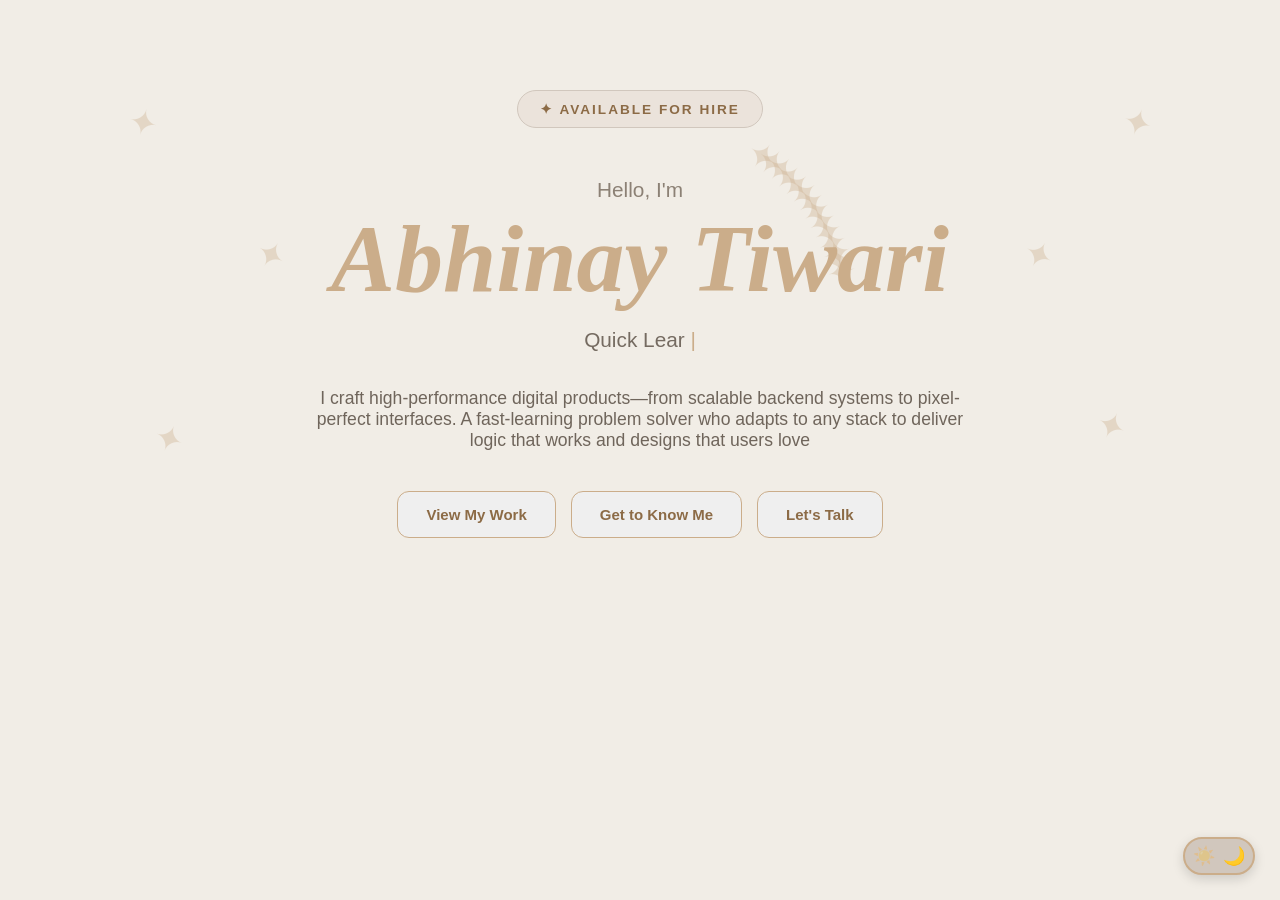
<file: views/index.html>
<!DOCTYPE html>
<html lang="en">

<head>
    <meta charset="UTF-8">
    <meta name="viewport" content="width=device-width, initial-scale=1.0">
    <title>Abhinay's Portfolio</title>
    <link rel="stylesheet" href="/UI/style.css">
    <link rel="shortcut icon" href="/Assets/icons/fevicon.png" type="image/x-icon">
    <!-- Google tag (gtag.js) -->
    <script async src="https://www.googletagmanager.com/gtag/js?id=G-VZLY8EZ8XM"></script>
    <script>
        window.dataLayer = window.dataLayer || [];
        function gtag() { dataLayer.push(arguments); }
        gtag('js', new Date());
        // this script wil keep track of the user and their activity on the website. 
        // It will help in understanding user behavior and improving the website's performance.
        gtag('config', 'G- _Your Google Analytics Key_');
    </script>
</head>

<body>
    <button id="darkModeToggle" class="btn-smooth">
        <span class="icon-sun">☀️</span>
        <span class="icon-moon">🌙</span>
    </button>
    <div id="page-loader" class="page-transition"></div>
    <section id="hero">
        <div class="hero-stars">
            <span>✦</span>
            <span>✦</span>
            <span>✦</span>
            <span>✦</span>
            <span>✦</span>
            <span>✦</span>
            <span>✦</span>
            <span>✦</span>
            <span>✦</span>
            <span>✦</span>
            <span>✦</span>
            <span>✦</span>
            <span>✦</span>
            <span>✦</span>
            <span>✦</span>
            <span>✦</span>
            <span>✦</span>
            <span>✦</span>
            <span>✦</span>
            <span>✦</span>
        </div>

        <div class="hero-content">
            <div class="hero-pill">✦ Available for hire</div>
            <h1 class="hero-h1">
                <span class="h1-line h1-line--1">Hello, I'm</span>
                <span class="h1-line h1-line--2"><em>Abhinay Tiwari</em></span>
            </h1>
            <p class="hero-role">
                <span id="typeTarget"></span>
                <span class="type-cursor">|</span>
            </p>
            <p class="hero-desc">
                I craft high-performance digital products—from scalable backend systems to pixel-perfect interfaces.
                A fast-learning problem solver who adapts to any stack to deliver logic that works and designs that
                users love</p>
            <div class="hero-actions">
                <button class="btn"><a href="/views/projects.html">
                        View My Work
                    </a>
                </button>
                <button class="btn">
                    <a href="/views/aboutMe.html">
                        Get to Know Me
                    </a>
                </button>

                <button class="btn">
                    <a href="/views/contact.html">
                        Let's Talk
                    </a>
                </button>
            </div>
        </div>
        <div class="hero-scroll-indicator">
            <div class="scroll-mouse">
                <div class="scroll-dot"></div>
            </div>
        </div>
    </section>
    <script src="/brain/script.js"></script>
    <script src="/brain/darkmode.js"> </script>
</body>

</html>
</file>
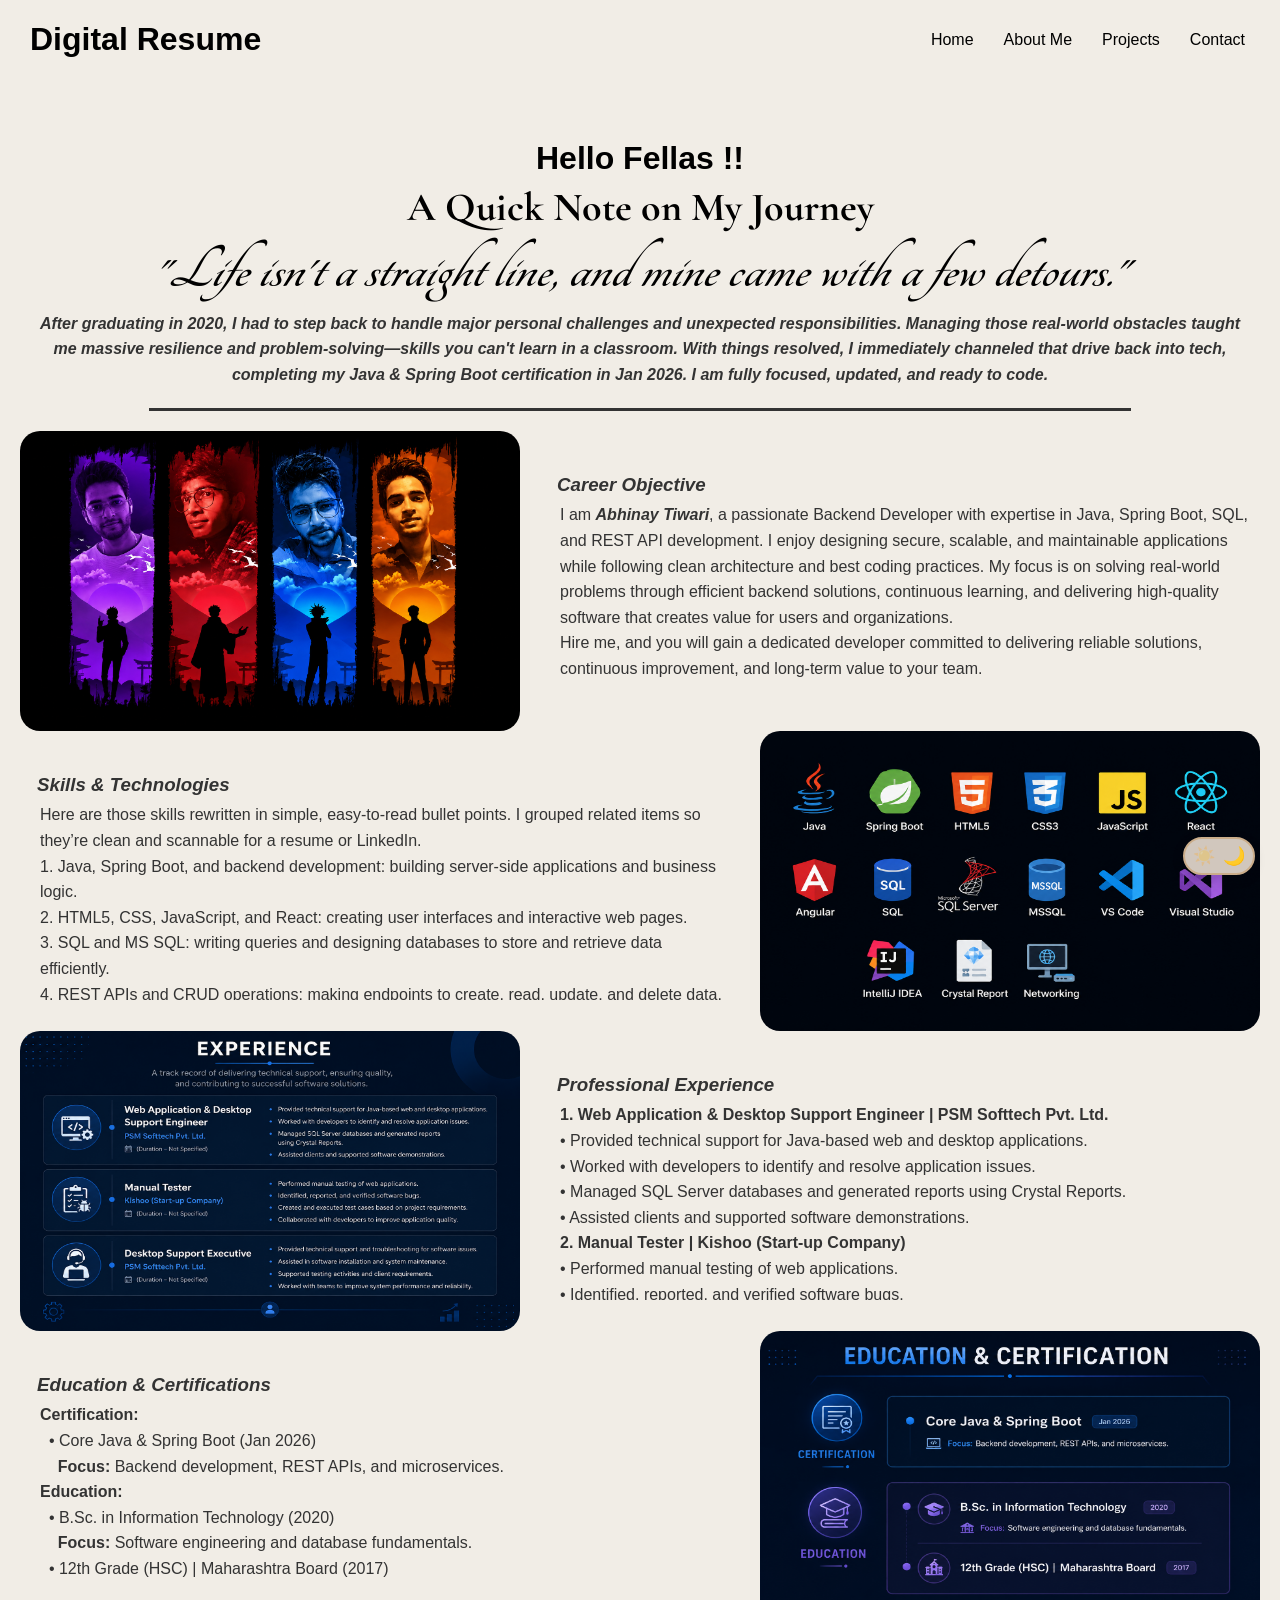
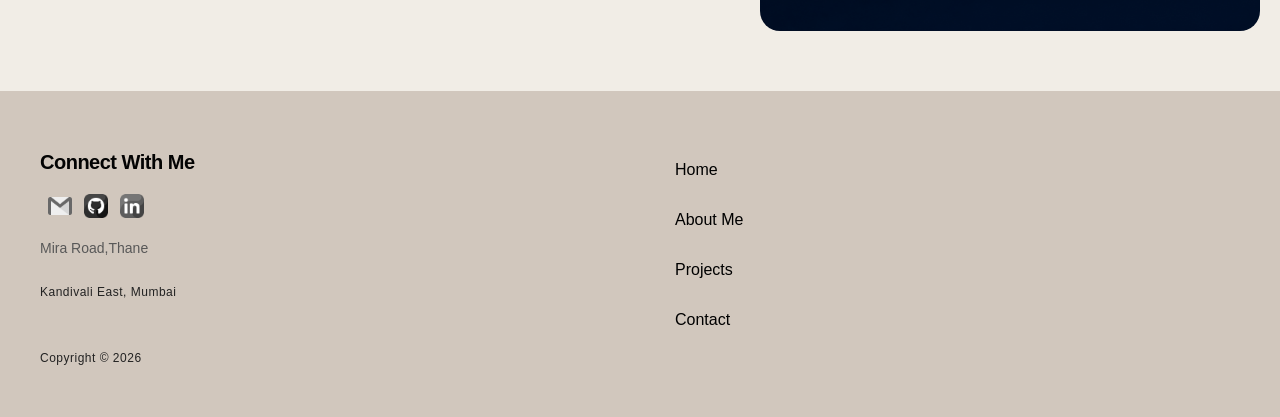
<file: views/aboutMe.html>
<!DOCTYPE html>
<html lang="en">

<head>
    <meta charset="UTF-8">
    <meta name="viewport" content="width=device-width, initial-scale=1.0">
    <title>About Me</title>
    <link rel="stylesheet" href="/UI/style.css">
    <!-- font family link  -->
    <link href="https://fonts.googleapis.com/css2?family=Tangerine:wght@800;700&display=swap" rel="stylesheet">
    <link href="https://fonts.googleapis.com/css2?family=Cormorant+Garamond:wght@300;400;500;600;700&display=swap" rel="stylesheet">
    <link rel="shortcut icon" href="/Assets/icons/fevicon.png" type="image/x-icon">
</head>

<body>
    <button id="darkModeToggle" class="btn-smooth">
        <span class="icon-sun">☀️</span>
        <span class="icon-moon">🌙</span>
    </button>
    <div id="page-loader" class="page-transition"></div>
    <!-- NavBar Section  -->
    <div class="nav">
        <a class="nav_text" href="/views/index.html" "><h1>Digital Resume</h1></a>
        <nav class="navBar">
            <ul>
                <li><a href="/views/index.html">Home</a></li>
                <li><a href="/views/aboutMe.html">About Me</a></li>
                <li><a href="/views/projects.html">Projects</a></li>
                <li><a href="/views/contact.html">Contact</a></li>
            </ul>
        </nav>

    </div>
    <!-- Main Section  -->

    <div class="main">
        <main class="mainClass">
            <div class="topcontent">
                <h1 class="hello">Hello Fellas !!</h1>
                <h1 class="title">A Quick Note on My Journey</h1>
                <h2 class="quote"> <i> "Life isn't a straight line, and mine came with a few detours."</i></h2>
                <h5 class="description">
                    <p><i>After graduating in 2020, I had to step back to handle major personal challenges and
                            unexpected responsibilities.
                            Managing those real-world obstacles taught me massive resilience and problem-solving—skills
                            you can't learn in a classroom.
                            With things resolved, I immediately channeled that drive back into tech, completing my Java
                            & Spring Boot certification in Jan 2026.
                            I am fully focused, updated, and ready to code.</i>
                        </p>
                </h5>
                <hr>
            </div>
            <div class="cards">
                <img src="/Assets/projectImages/myImage.png" alt="hero image">
                <div class="card-content">
                    <h3 style="margin-left: 7px; margin-bottom: 0;"><i><b>Career Objective</b></i></h3>
                    <p>
                        I am <b><i>Abhinay Tiwari</i></b>, a passionate Backend Developer with expertise in Java, Spring
                        Boot, SQL, and REST API development.
                        I enjoy designing secure, scalable, and maintainable applications while following clean
                        architecture and best coding practices.
                        My focus is on solving real-world problems through efficient backend solutions, continuous
                        learning, and delivering high-quality software that creates value for users and
                        organizations.</br>
                        Hire me, and you will gain a dedicated developer committed to delivering reliable solutions,
                        continuous improvement, and long-term value to your team.
                    </p>
                </div>
            </div>
        </main>
        <main class="mainClass">
            <div class="cards">
                <div class="card-content">
                    <h3 style="margin-left: 7px; margin-bottom: 0;"><i><b>Skills & Technologies</b></i></h3>
                    <p>Here are those skills rewritten in simple, easy-to-read bullet points. I grouped related items so
                        they’re clean and scannable for a resume or LinkedIn.</br>
                        1. Java, Spring Boot, and backend development: building server-side applications and business
                        logic.</br>
                        2. HTML5, CSS, JavaScript, and React: creating user interfaces and interactive web pages.</br>
                        3. SQL and MS SQL: writing queries and designing databases to store and retrieve data
                        efficiently.</br>
                        4. REST APIs and CRUD operations: making endpoints to create, read, update, and delete
                        data.</br>
                        5. DTOs, validation, and service layer: structuring code with data objects, input checks, and
                        business services.</br>
                        6. JPA/Hibernate and project structure: using ORM for database mapping and organizing Spring
                        Boot projects for maintainability.</br>
                        7. OAuth2 and API security: implementing secure login and protecting APIs.</br>
                        8. Postman: testing and debugging APIs during development.</br>
                        9. VS Code, Visual Studio, IntelliJ IDEA: preferred code editors and IDEs.</br>
                        10. Crystal Reports and networking basics: creating reports and understanding network
                        fundamentals.</br>
                        11. Deployment with Railway and Netlify: hosting backend and frontend projects online.</br>
                    </p>
                </div>
                <img src="/Assets/projectImages/languageIcon.png" alt="hero image">
            </div>
        </main>
        <main class="mainClass">
            <div class="cards">
                <img src="/Assets/projectImages/experience.png" alt="hero image">
                <div class="card-content">
                    <h3 style="margin-left: 7px; margin-bottom: 0;"><i><b>Professional Experience</b></i></h3>
                    <p><b>1. Web Application & Desktop Support Engineer | PSM Softtech Pvt. Ltd.</b><br>
                        • Provided technical support for Java-based web and desktop applications.<br>
                        • Worked with developers to identify and resolve application issues.<br>
                        • Managed SQL Server databases and generated reports using Crystal Reports.<br>
                        • Assisted clients and supported software demonstrations.<br>
                        <b>2. Manual Tester | Kishoo (Start-up Company)</b><br>
                        • Performed manual testing of web applications.<br>
                        • Identified, reported, and verified software bugs.<br>
                        • Created and executed test cases based on project requirements.<br>
                        • Collaborated with developers to improve application quality.<br>
                        <b>3. Desktop Support Executive | PSM Softtech Pvt. Ltd.</b><br>
                        • Provided technical support and troubleshooting for software issues.<br>
                        • Assisted in software installation and system maintenance.<br>
                        • Supported testing activities and client requirements.<br>
                        • Worked with teams to improve system performance and reliability.
                    </p>
                </div>
            </div>
        </main>
        <main class="mainClass">
            <div class="cards">
                <div class="card-content">
                    <h3 style="margin-left: 7px; margin-bottom: 0;"><i><b>Education & Certifications</b></i></h3>
                    <p>
                        <b>Certification:</b> <br>
                        &nbsp;&nbsp;• Core Java & Spring Boot (Jan 2026) <br>
                        &nbsp;&nbsp;&nbsp;&nbsp;<b>Focus:</b> Backend development, REST APIs, and microservices. <br>
                        <b>Education:</b> <br>
                        &nbsp;&nbsp;• B.Sc. in Information Technology (2020) <br>
                        &nbsp;&nbsp;&nbsp;&nbsp;<b>Focus:</b> Software engineering and database fundamentals. <br>
                        &nbsp;&nbsp;• 12th Grade (HSC) | Maharashtra Board (2017)
                    </p>
                </div>
                <img src="/Assets/projectImages/edu.png" alt="hero image">
            </div>
        </main>
        <!-- <main class="mainClass">
            <div class="cards">
                <img src="/Assets/projectImages/image.png" alt="hero image">
                <div class="card-content">
                    <h3 style="margin-left: 7px; margin-bottom: 0;"><i><b></b></i></h3>
                    <p>

                    </p>
                </div>
            </div>
        </main> -->
    </div>

    <!-- Footer Section -->
    <div class="footer">
        <div class="footerSection">
            <div class="leftSection">
                <h2>Connect With Me</h2>
                <div class="socialMedia">
                    <a
                        href="https://mail.google.com/mail/?view=cm&fs=1&to=tabhinay3@gmail.com&su=Opportunity%20from%20Your%20Portfolio&body=Hello%20Abhinay,%0D%0A%0D%0AI%20visited%20your%20portfolio%20and%20would%20like%20to%20discuss%20an%20opportunity.%0D%0A%0D%0ARegards,"
                        target="_blank">
                        <img src="/Assets/icons/gmail.png" alt="Gmail">
                    </a>
                    <a href="https://github.com/Abhinay-Tiwari01" target="_blank">
                        <img src="/Assets/icons/github.png" alt="GitHub">
                    </a>
                    <!-- <a href="https://twitter.com" target="_blank">
                        <img src="/Assets/icons/twitter.png" alt="twitter">
                    </a> -->
                    <a href="https://www.linkedin.com/in/abhinay-tiwari-87a010195" target="_blank">
                        <img src="/Assets/icons/linkedin.png" alt="linkedin">
                    </a>
                </div>
                <address>
                    <p>Mira Road,Thane</p>
                    <p>Kandivali East, Mumbai</p>
                </address>
                <p>Copyright &copy; 2026</p>
            </div>
            <div class="redirects">
                <ul>
                    <li><a href="/views/index.html">Home</a></li>
                    <li><a href="/views/aboutMe.html">About Me</a></li>
                    <li><a href="/views/projects.html">Projects</a></li>
                    <li><a href="/views/contact.html">Contact</a></li>
                </ul>
            </div>
        </div>
    </div>
    <script src="/brain/script.js"></script>
    <script src="/brain/darkmode.js"> </script>

</body>

</html>
</file>
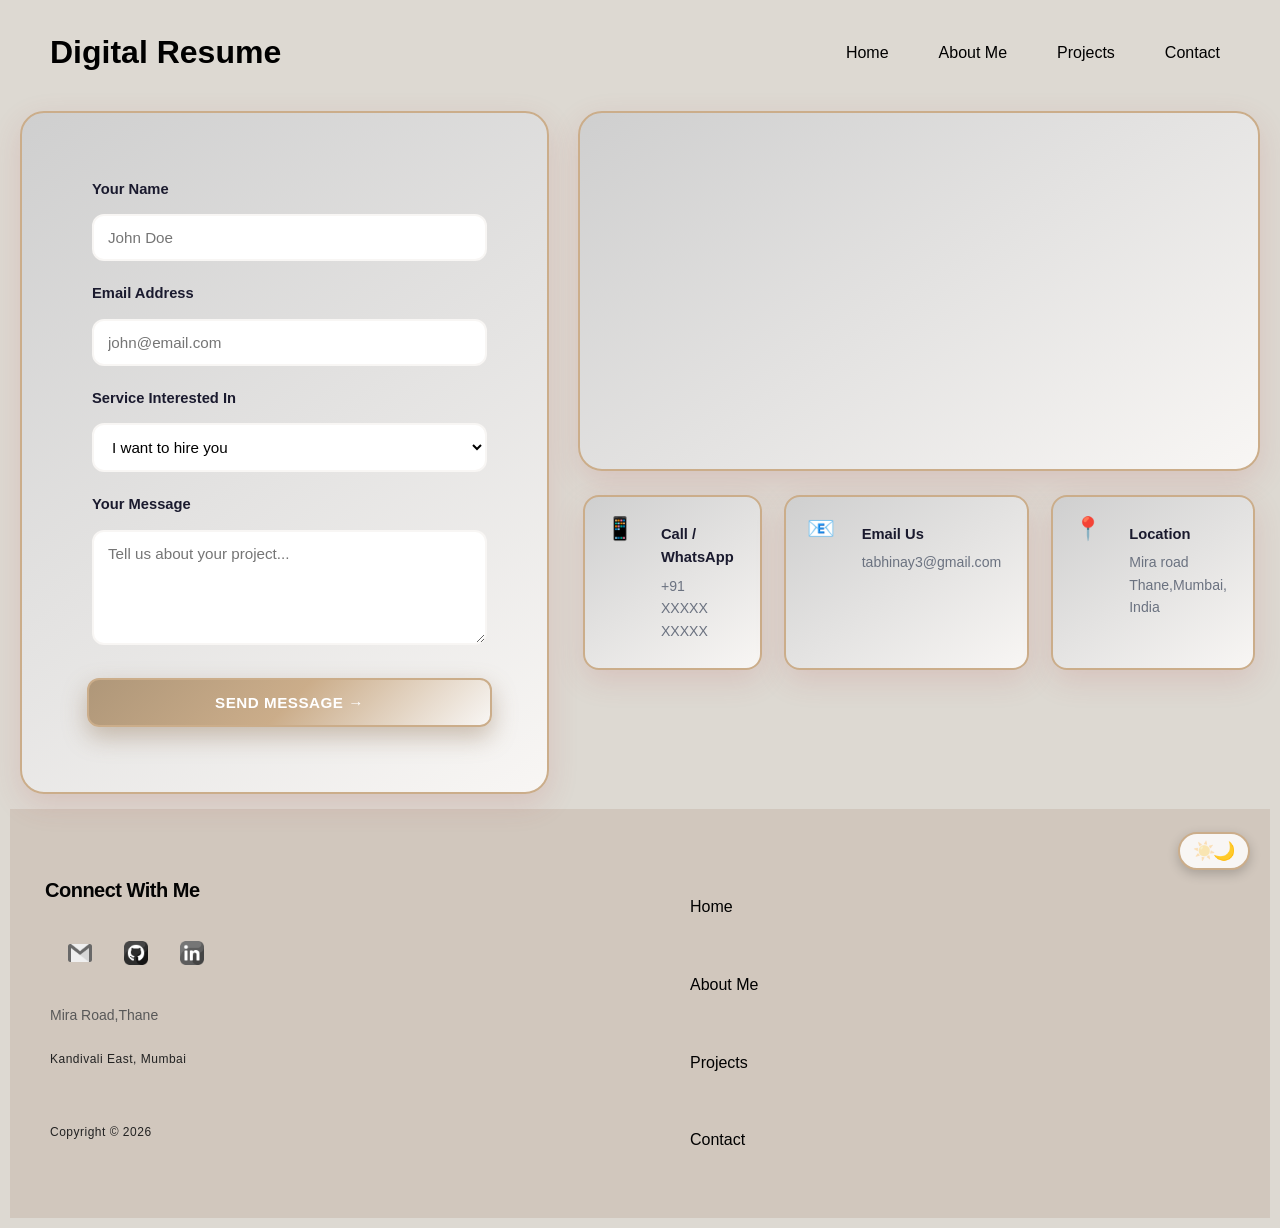
<file: views/contact.html>
<!DOCTYPE html>
<html lang="en">

<head>
    <meta charset="UTF-8">
    <meta name="viewport" content="width=device-width, initial-scale=1.0">
    <title>Contact Me</title>
    <link rel="stylesheet" href="/UI/style.css">
    <link rel="shortcut icon" href="/Assets/icons/fevicon.png" type="image/x-icon">
    <link rel="stylesheet" href="/UI/contact.css">
</head>

<body>
    <button id="darkModeToggle" class="btn-smooth">
        <span class="icon-sun">☀️</span>
        <span class="icon-moon">🌙</span>
    </button>
    <div id="page-loader" class="page-transition"></div>
    <!-- Navbar Html  -->
    <div class="nav">
        <a class="nav_text" href="/views/index.html" "><h1>Digital Resume</h1></a>
        <nav class="navBar">
            <ul>
                <li><a href="/views/index.html">Home</a></li>
                <li><a href="/views/aboutMe.html">About Me</a></li>
                <li><a href="/views/projects.html">Projects</a></li>
                <li><a href="/views/contact.html">Contact</a></li>
            </ul>
        </nav>
    </div>
    <!-- Contact Section  -->
    <!--  
    <div class="contactMain">
        <div class="contactCard">
            <h2>Contact Me</h2>
            <form action="/submit" method="POST">
                <label for="name">Name:</label>
                <input type="text" id="name" name="name" required>

                <label for="email">Email:</label>
                <input type="email" id="email" name="email" required>

                <label for="message">Message:</label>
                <textarea id="message" name="message" rows="5" required></textarea>

                <button type="submit">Submit</button>
            </form>
        </div>
        <div class="map">
            <iframe src="https://www.google.com/maps/embed?pb=!1m14!1m8!1m3!1d1883.0846716058206!2d72.8729478!3d19.2750006!3m2!1i1024!2i768!4f13.1!3m3!1m2!1s0x3be7b05dce4c852d%3A0x3263afd3a9d143b1!2sHyness%20Park!5e0!3m2!1sen!2sin!4v1782038390937!5m2!1sen!2sin" width="600" height="450" style="border:0;" allowfullscreen="" loading="lazy"></iframe>
        </div>
    </div> -->

    <div class="contact-grid">
        <!-- LEFT SIDE -->
        <div class="contact-left">
            <form action="https://api.web3forms.com/submit" method="POST" class="contact-form">
                <input type="hidden" name="access_key" value="be875c3f-2498-4af5-b48c-fd8600db325a">

                <div class="form-group">
                    <label>Your Name</label>
                    <input type="text" name="name" placeholder="John Doe" required>
                </div>

                <div class="form-group">
                    <label>Email Address</label>
                    <input type="email" name="email" placeholder="john@email.com" required>
                </div>

                <div class="form-group">
                    <label>Service Interested In</label>
                    <select name="service">
                        <option>I want to hire you</option>
                        <option>I want to invite you for an interview</option>
                        <option>I want to discuss a project</option>
                        <option>Just testing your form</option>
                        <option>I want to schedule a meeting</option>
                        <option>Other</option>
                    </select>
                </div>

                <div class="form-group">
                    <label>Your Message</label>
                    <textarea rows="5" name="message" placeholder="Tell us about your project..." required></textarea>
                </div>

                <button type="submit" class="btn btn-primary full-width">Send Message →</button>
            </form>


        </div>

        <!-- RIGHT SIDE -->
        <div class="contact-right">

            <div class="map-container">
                <iframe
                    src="https://www.google.com/maps/embed?pb=!1m18!1m12!1m3!1d12668.12601087669!2d72.86342819557959!3d19.271213151760062!2m3!1f0!2f0!3f0!3m2!1i1024!2i768!4f13.1!3m3!1m2!1s0x3be7b05fbaa97239%3A0x797c9d3cc30cfefd!2sShanti%20Dham!5e0!3m2!1sen!2sin!4v1782145145452!5m2!1sen!2sin"
                    allowfullscreen="" loading="lazy" referrerpolicy="no-referrer-when-downgrade">
                </iframe>
            </div>
            <div class="contact-cards">
                <div class="contact-card">
                    <div class="contact-icon">📱</div>
                    <div>
                        <strong>Call / WhatsApp</strong>
                        <p>+91 XXXXX XXXXX</p>
                    </div>
                </div>

                <div class="contact-card">
                    <div class="contact-icon">📧</div>
                    <div>
                        <strong>Email Us</strong>
                        <p>tabhinay3@gmail.com</p>
                    </div>
                </div>

                <div class="contact-card">
                    <div class="contact-icon">📍</div>
                    <div>
                        <strong>Location</strong>
                        <p>Mira road Thane,Mumbai, India</p>
                    </div>
                </div>
            </div>
            <!-- <div class="contact-social">
                        <a href="#" class="social-btn">Instagram</a>
                        <a href="#" class="social-btn">Twitter</a>
                        <a href="#" class="social-btn">LinkedIn</a>
                    </div> -->

        </div>
    </div>
    <!-- Footer Section  -->
    <div class="footer">
        <div class="footerSection">
            <div class="leftSection">
                <h2>Connect With Me</h2>
                <div class="socialMedia">
                    <a
                        href="https://mail.google.com/mail/?view=cm&fs=1&to=tabhinay3@gmail.com&su=Opportunity%20from%20Your%20Portfolio&body=Hello%20Abhinay,%0D%0A%0D%0AI%20visited%20your%20portfolio%20and%20would%20like%20to%20discuss%20an%20opportunity.%0D%0A%0D%0ARegards,"
                        target="_blank">
                        <img src="/Assets/icons/gmail.png" alt="Gmail">
                    </a>
                    <a href="https://github.com/Abhinay-Tiwari01" target="_blank">
                        <img src="/Assets/icons/github.png" alt="GitHub">
                    </a>
                    <!-- <a href="https://twitter.com" target="_blank">
                        <img src="/Assets/icons/twitter.png" alt="twitter">
                    </a> -->
                    <a href="https://www.linkedin.com/in/abhinay-tiwari-87a010195" target="_blank">
                        <img src="/Assets/icons/linkedin.png" alt="linkedin">
                    </a>
                </div>
                <address>
                    <p>Mira Road,Thane</p>
                    <p>Kandivali East, Mumbai</p>
                </address>
                <p>Copyright &copy; 2026</p>
            </div>
            <div class="redirects">
                <ul>
                    <li><a href="/views/index.html">Home</a></li>
                    <li><a href="/views/aboutMe.html">About Me</a></li>
                    <li><a href="/views/projects.html">Projects</a></li>
                    <li><a href="/views/contact.html">Contact</a></li>
                </ul>
            </div>
        </div>
    </div>
    <script src="/brain/script.js"></script>
    <script src="/brain/darkmode.js"> </script>


</body>

</html>
</file>
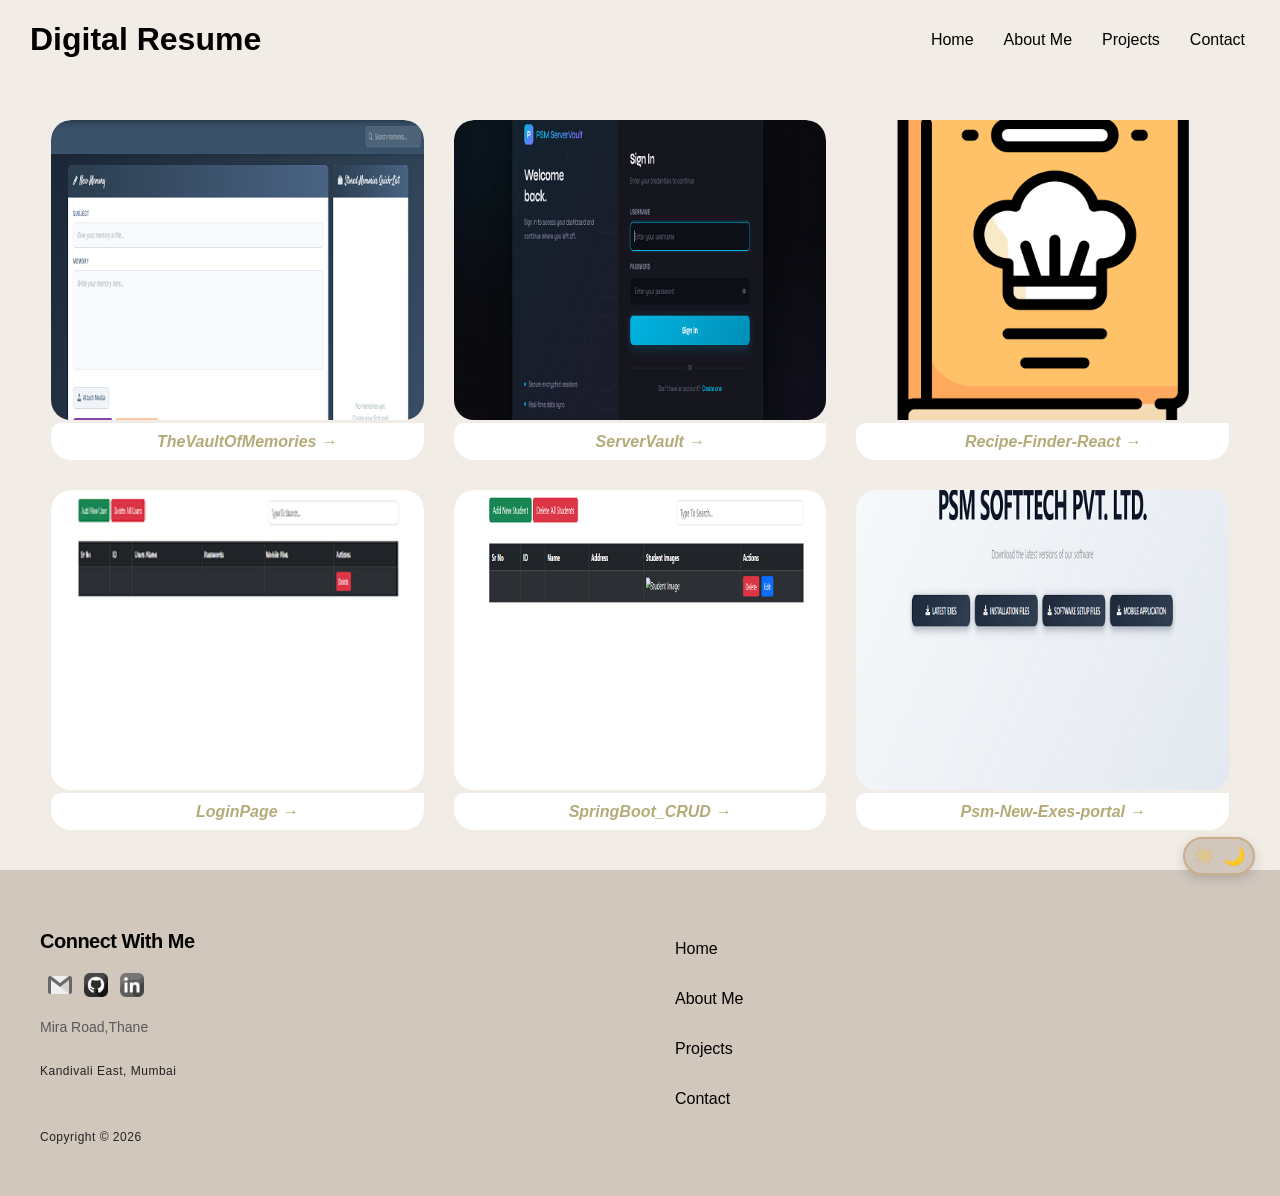
<file: views/projects.html>
<!DOCTYPE html>
<html lang="en">

<head>
    <meta charset="UTF-8">
    <meta name="viewport" content="width=device-width, initial-scale=1.0">
    <title>Projects</title>
    <link rel="stylesheet" href="/UI/style.css">
    <link rel="shortcut icon" href="/Assets/icons/fevicon.png" type="image/x-icon">
 
</head>

<body>
    <button id="darkModeToggle" class="btn-smooth">
        <span class="icon-sun">☀️</span>
        <span class="icon-moon">🌙</span>
    </button>
    <div id="page-loader" class="page-transition"></div>
    <div class="nav">
        <a class="nav_text" href="/views/index.html" "><h1>Digital Resume</h1></a>
        <nav class="navBar">
            <ul>
                    <li><a href="/views/index.html">Home</a></li>
                    <li><a href="/views/aboutMe.html">About Me</a></li>
                    <li><a href="/views/projects.html">Projects</a></li>
                    <li><a href="/views/contact.html">Contact</a></li>
            </ul>
        </nav>
    </div>
    <div class="projectMain">
        <div class="projectCard">
            <div class="image-wrapper">
                <img src="/Assets/projectImages/thevaultmemory.PNG" alt="project image">
                <div class="projectInfo">
                    <h2>TheVaultOfMemories</h2>
                    <p>A browser-based personal memory journal. Write entries, attach photos & videos, and search them — all stored locally with no backend required. Built with HTML, CSS, Vanilla JS, and Bootstrap 5. Backend-ready via a swappable storage adapter.
                    </p>
                </div>
            </div>
            <a href="https://github.com/Abhinay-Tiwari01/TheVaultOfMemories" class="projectLink"><i>TheVaultOfMemories <span
                        class="arrow">&rarr;</span></i></a>
        </div>
        <div class="projectCard">
            <div class="image-wrapper">
                <img src="/Assets/projectImages/servervault.PNG" alt="project image">
                <div class="projectInfo">
                    <h2>ServerVault</h2>
                    <p>ServerVault | Secure Web Application
                        | A high-performance platform built for secure data management and user authentication.
                        | Backend: Spring Boot (Java) powering secure REST APIs.
                        | Frontend: Lightweight, native HTML5, CSS3, and JavaScript.
                        | Database: Secure SQL storage with protected entry forms.
                    </p>
                </div>
            </div>
            <a href="https://github.com/Abhinay-Tiwari01/ServerVault" class="projectLink"><i>ServerVault <span
                        class="arrow">&rarr;</span></i></a>
        </div>
        <div class="projectCard">
            <div class="image-wrapper">
                <img src="/Assets/projectImages/receipe.png" alt="project image">
                <div class="projectInfo">
                    <h2>Recipe-Finder-React</h2>
                    <p>Dynamic Web Application
                        | An intuitive recipe discovery tool featuring a fast, asynchronous search interface.
                        | Frontend: Built with React using hooks for clean, functional state management.
                        | API Integration: Fetches live recipe, ingredient, and instruction data dynamically.
                        | UX Focus: Seamless popup modals for detailed recipe views to keep browsing fluid.
                    </p>
                </div>
            </div>
            <a href="https://github.com/Abhinay-Tiwari01/recipe-finder-react" class="projectLink"><i>Recipe-Finder-React
                    <spanclass="arrow">&rarr;</span>
                </i></a>

        </div>
        <div class="projectCard">
            <div class="image-wrapper">
                <img src="/Assets/projectImages/loinpage.PNG" alt="project image">
                <div class="projectInfo">
                    <h2>LoginPage</h2>
                    <p> A simple Spring Boot login page with CRUD functionality. Users can create, update, delete, or
                        bulk delete accounts. Includes a ‘Forgot Password’ option. A master admin user (‘Admin’,
                        ‘Admin123’) can view the full user list and manage users with delete and update actions. Built
                        withThymeleaf & Bootstrap.
                    </p>
                </div>
            </div>
            <a href="https://github.com/Abhinay-Tiwari01/LoginPage" class="projectLink"><i>LoginPage <span
                        class="arrow">&rarr;</span></i></a>

        </div>
        <div class="projectCard">
            <div class="image-wrapper">
                <img src="/Assets/projectImages/springCrud.PNG" alt="project image">
                <div class="projectInfo">
                    <h2>SpringBoot_CRUD</h2>
                    <p>Full-Stack Web App
                        | A streamlined administrative tool featuring an automated database workflow and responsive UI.
                        | Backend & Templating: Spring Boot paired with Thymeleaf for dynamic data rendering.
                        | Data Layer: Spring Data JPA managing an auto-incrementing SQL database.
                        | Frontend: Bootstrap-powered UI featuring a master data table, reusable edit forms, and safe,
                        | multi-tier delete confirmations
                    </p>
                </div>
            </div>
            <a href="https://github.com/Abhinay-Tiwari01/SpringBoot_CRUD" class="projectLink"><i>SpringBoot_CRUD <span
                        class="arrow">&rarr;</span></i></a>

        </div>

        <div class="projectCard">
            <div class="image-wrapper">
                <img src="/Assets/projectImages/latestexes.PNG" alt="project image">
                <div class="projectInfo">
                    <h2>Psm-New-Exes-portal</h2>
                    <p>PSM Software
                        | Automated Sync: Links a local /new exes directory directly to the cloud via Google Drive API.
                        | Instant Deployments: Automatically pushes updates live the moment a local file changes—zero
                        | manual uploads needed.
                        | Fast Distribution: Uses a lightweight, responsive UI hosted on Netlify for quick, reliable file downloads.
                    </p>
                </div>
            </div>
            <a href="https://github.com/Abhinay-Tiwari01/psm-new-exes-portal" class="projectLink"><i>Psm-New-Exes-portal
                    <span class="arrow">&rarr;</span></i></a>

        </div>
    </div>
    <div class="footer">
        <div class="footerSection">
            <div class="leftSection">
                <h2>Connect With Me</h2>
                <div class="socialMedia">
                    <a
                        href="https://mail.google.com/mail/?view=cm&fs=1&to=tabhinay3@gmail.com&su=Opportunity%20from%20Your%20Portfolio&body=Hello%20Abhinay,%0D%0A%0D%0AI%20visited%20your%20portfolio%20and%20would%20like%20to%20discuss%20an%20opportunity.%0D%0A%0D%0ARegards,"
                        target="_blank">
                        <img src="/Assets/icons/gmail.png" alt="Gmail">
                    </a>
                    <a href="https://github.com/Abhinay-Tiwari01" target="_blank">
                        <img src="/Assets/icons/github.png" alt="GitHub">
                    </a>
                    <!-- <a href="https://twitter.com" target="_blank">
                        <img src="/Assets/icons/twitter.png" alt="twitter">
                    </a> -->
                    <a href="https://www.linkedin.com/in/abhinay-tiwari-87a010195" target="_blank">
                        <img src="/Assets/icons/linkedin.png" alt="linkedin">
                    </a>
                </div>
                <address>
                    <p>Mira Road,Thane</p>
                    <p>Kandivali East, Mumbai</p>
                </address>
                <p>Copyright &copy; 2026</p>
            </div>
            <div class="redirects">
                <ul>
                    <li><a href="/views/index.html">Home</a></li>
                    <li><a href="/views/aboutMe.html">About Me</a></li>
                    <li><a href="/views/projects.html">Projects</a></li>
                    <li><a href="/views/contact.html">Contact</a></li>
                </ul>
            </div>
        </div>
    </div>
    <script src="/brain/script.js"></script>
    <script src="/brain/darkmode.js"> </script>

</body>

</html>
</file>
<file: UI/style.css>
@import url('https://fonts.googleapis.com/css2?family=Bebas+Neue&display=swap');

/* ===== BASE STYLES ===== */
body {
    padding: 0;
    margin: 0;
    background-color: #F1EDE6;
    font-family: Arial, sans-serif;
    transition: background-color 0.3s ease, color 0.3s ease;
}

/* dark button icon at  left bottom  */
/* ===== DARK MODE TOGGLE BUTTON ===== */
/* ===== DARK MODE TOGGLE BUTTON (Premium Pill Shape) ===== */
/* ===== DARK MODE TOGGLE BUTTON (Premium Toggle Switch) ===== */
/* ===== DARK MODE TOGGLE BUTTON (Premium Toggle Switch) ===== */
#darkModeToggle {
    position: fixed;
    bottom: 25px;
    right: 25px;
    z-index: 1000;
    width: 72px;
    height: 38px;
    border-radius: 19px;
    border: 2px solid #CBAD8A;
    background-color: #D1C7BD;
    cursor: pointer;
    transition: all 0.4s cubic-bezier(0.25, 0.8, 0.25, 1);
    display: flex;
    align-items: center;
    justify-content: space-between;
    padding: 0 8px;
    box-shadow: 0 4px 12px rgba(0, 0, 0, 0.15);
}

#darkModeToggle .icon-moon,
#darkModeToggle .icon-sun {
    font-size: 18px;
    transition: all 0.4s cubic-bezier(0.25, 0.8, 0.25, 1);
    opacity: 1;
    position: absolute;
}

#darkModeToggle .icon-sun {
    left: 8px;
    opacity: 0.3;
}

#darkModeToggle .icon-moon {
    right: 8px;
    opacity: 1;
}

#darkModeToggle.dark-mode-active {
    background-color: #4a4a4a;
    border-color: #666666;
    box-shadow: 0 6px 16px rgba(0, 0, 0, 0.25);
}

#darkModeToggle.dark-mode-active .icon-sun {
    opacity: 1;
}

#darkModeToggle.dark-mode-active .icon-moon {
    opacity: 0.3;
}

#darkModeToggle:hover {
    transform: translateY(-2px);
    box-shadow: 0 8px 20px rgba(0, 0, 0, 0.2);
}

#darkModeToggle:active {
    transform: translateY(1px);
    box-shadow: 0 2px 6px rgba(0, 0, 0, 0.1);
}

/* Responsive adjustment for mobile */
@media screen and (max-width: 480px) {
    #darkModeToggle {
        bottom: 20px;
        right: 20px;
        width: 68px;
        height: 36px;
        padding: 0 6px;
    }

    #darkModeToggle .icon-moon,
    #darkModeToggle .icon-sun {
        font-size: 16px;
    }
}

/* Icon rotation when dark mode is active */
#darkModeToggle.dark-mode-active {
    transform: rotate(180deg);
}


/* ===== DARK MODE ===== */
body.dark-mode {
    background-color: #1a1a1a;
    color: #e5e5e5;
}

body.dark-mode .main .cards p {
    color: #e5e5e5;
}

body.dark-mode .main .mainClass p {
    color: #e5e5e5;
}

body.dark-mode .nav .nav_text {
    color: #e5e5e5;

}

body.dark-mode .navBar a {
    color: #e5e5e5;
}


body.dark-mode .navBar a:hover {
    background-color: #333333;
}

body.dark-mode .footer {
    background-color: #2a2a2a;
    color: #e5e5e5;
}

body.dark-mode .leftSection h2 {
    color: #f5f5f5;
}

body.dark-mode .leftSection address {
    color: #a0a0a0;
}

body.dark-mode .leftSection p:last-child {
    color: #888888;
}

body.dark-mode .redirects a {
    color: #e5e5e5;
}

body.dark-mode .redirects a:hover {
    color: #CBAD8A;
}

body.dark-mode .projectMain .projectCard .projectInfo {
    background: rgba(30, 30, 30, 0.85);
}

body.dark-mode .contactMain .contactCard {
    background-color: #2a2a2a;
    box-shadow: 0 4px 15px rgba(255, 255, 255, 0.05);
}

body.dark-mode .contactMain .contactCard h2 {
    color: #f5f5f5;
}

body.dark-mode .contactMain .contactCard label {
    color: #e5e5e5;
}

body.dark-mode .contactMain .contactCard input,
body.dark-mode .contactMain .contactCard textarea {
    background-color: #333333;
    border: 1px solid #555555;
    color: #e5e5e5;
}

body.dark-mode .socialMedia a img {
    filter: invert(100%);
}

/* ===== MAIN CONTENT ===== */
.main {
    margin: 60px 20px;
}

.main .mainClass {
    padding: 0;
}

hr {
    border: none;
    height: 3px;
    /* Thickness */
    width: 80%;
    /* Length */
    background-color: #333;
    /* Color */
    margin: 20px auto;
    /* Centering */
}

.main .mainClass .topcontent {
    text-align: center;
    margin: 6px;
    margin-bottom: 6px;

}

.main .mainClass .topcontent .hello,
.title,
.quote,
.description {
    margin: 6px;
}

@import url('https://fonts.googleapis.com/css2?family=Tangerine:wght@800;700&display=swap');
@import url('https://fonts.googleapis.com/css2?family=Cormorant+Garamond:wght@300;400;500;600;700&display=swap');

.topcontent .title {
    font-family: 'Cormorant Garamond', serif;
    font-size: 2.5rem;
    font-weight: 800;
}

.main .mainClass .quote {
    font-size: 4rem;
    font-weight: 900;
    font-family: 'Tangerine', cursive;
}

.main .mainClass .description p {
    text-align: center;
    /* width: 80%; */
}

.main .cards {
    display: flex;
    flex-direction: row;
    align-items: center;
    gap: 20px;
    height: 300px;
    max-height: 300px;
}

.cards p {
    font-size: 16px;
    color: #333;
    font-family: Arial, sans-serif;
    font-weight: normal;
    flex: 1;
    height: 66%;
    overflow-y: auto;
    padding-right: 5px;
    margin-top: 50px;
    padding-left: 10px;
    ;
}

.card-content {
    width: max-content;
    margin-right: auto;
    text-align: left;
    font-size: 16px;
    color: #333;
    font-family: Arial, sans-serif;
    font-weight: normal;
    flex: 1;
    height: 100%;
    overflow-y: auto;
    padding-right: 5px;
    margin-top: 50px;
    padding-left: 10px;

}

.main .cards img {
    width: 500px;
    height: 100%;
    align-items: center;
    border-radius: 20px;
    transition: transform 0.35s ease, box-shadow 0.35s ease, filter 0.35s ease;
    cursor: pointer;
    will-change: transform;
}

.main .cards img:hover {
    transform: scale(1.06);
    box-shadow: 0 16px 30px rgba(0, 0, 0, 0.2);
    filter: brightness(1.05);
}

.main .mainClass p {
    margin: 6px 0;
    line-height: 1.6;
    color: #333;
    font-size: 16px;
    display: block;
}

/* ===== NAVBAR ===== */
.nav {
    display: flex;
    padding: 0;
    align-items: center;
    justify-content: space-between;
    flex-wrap: wrap;
}

.nav .nav_text {
    padding-left: 10px;
    text-align: center;
    text-decoration: none;
    font-family: "Anton", sans-serif;
    color: #000;
}

.nav h1 {
    padding-left: 20px;
    text-align: left;

}

.nav .navBar ul {
    list-style-type: none;
    padding: 0;
    margin: 0;
    overflow: hidden;
    padding-right: 20px;
}

.navBar a {
    text-decoration: none;
    color: #000000;
    padding: 15px;
    display: block;
    text-align: center;
}

.navBar a:hover {
    background-color: #D1C7BD;

    border-radius: 17px;
}

.navBar li {
    float: inline-start;
}

/* ===== FOOTER (Enhanced & Responsive) ===== */
.footer {
    background-color: #D1C7BD;
    color: #e5e5e5;
    padding: 60px 20px 40px;
    font-family: -apple-system, BlinkMacSystemFont, "Segoe UI", Roboto, sans-serif;
}

.footerSection {
    display: flex;
    justify-content: space-between;
    align-items: flex-start;
    width: 100%;
    max-width: 1200px;
    margin: 0 auto;
    gap: 40px;
    flex-wrap: wrap;
}

.leftSection {
    display: flex;
    flex-direction: column;
    gap: 20px;
    flex: 1;
    min-width: 250px;
}

.leftSection h2 {
    font-size: 20px;
    font-weight: 600;
    letter-spacing: -0.5px;
    margin: 0;
    color: #030303;
}

.socialMedia {
    padding-left: 8px;
    display: flex;
    gap: 12px;
    align-items: center;
}

.socialMedia a img {
    width: 24px;
    height: 24px;
    display: block;
    filter: invert(0%) sepia(0%) saturate(0%) hue-rotate(0deg) brightness(100%) contrast(100%);
    transition: all 0.3s ease;
}

.socialMedia a:hover img {
    filter: invert(1) opacity(1);
    transform: translateY(-3px);
}

.leftSection address {
    font-style: normal;
    color: #585858;
    font-size: 14px;
    line-height: 1.5;
}

.leftSection address p {
    margin: 0 0 6px 0;
}

.leftSection p:last-child {
    margin-top: 24px;
    font-size: 12px;
    color: #222;
    letter-spacing: 0.5px;
}

.redirects {
    flex: 1;
    min-width: 200px;
}

.redirects ul {
    list-style: none;
    padding: 0;
    margin: 0;
    display: flex;
    flex-direction: column;
    gap: 12px;
    min-width: 140px;
}

.redirects a {
    text-decoration: none;
    color: #000000;
    padding: 10px 15px;
    display: block;
    text-align: left;
    display: inline-block;
    transition: all 0.3s ease;
    border-radius: 6px;
}

.redirects a:hover {
    text-decoration: none;
    transform: translateX(4px);
    color: #EBE3DB;
    background-color: rgba(0, 0, 0, 0.05);
}

/* ===== PROJECT SECTION ===== */
.projectMain {
    margin: 40px auto;
    max-width: 1200px;
    display: flex;
    gap: 30px;
    flex-wrap: wrap;
    justify-content: center;
    padding: 0 20px;
}

.projectMain .projectCard {
    width: calc(33.333% - 27px);
    gap: 15px;
    min-width: 280px;
    position: relative;
    height: 340px;
    overflow: hidden;
    border-radius: 20px;
}

.projectMain .projectCard img {
    width: 100%;
    height: 100%;
    object-fit: cover;
    display: block;
}

.projectMain .projectCard .image-wrapper {
    position: relative;
    width: 100%;
    height: 300px;
    overflow: hidden;
    border-radius: 20px;
}

.projectMain .projectCard .projectInfo {
    position: absolute;
    top: 0;
    left: 0;
    width: 100%;
    height: 100%;
    background: rgba(0, 0, 0, 0.75);
    color: #fff;
    padding: 20px;
    box-sizing: border-box;
    overflow-y: auto;
    opacity: 0;
    transition: opacity 0.3s ease;
}

.projectMain .projectCard:hover .projectInfo {
    opacity: 1;
}

.projectMain .projectCard .projectInfo h2 {
    margin-top: 0;
    font-size: 24px;
}

.projectMain .projectCard .projectInfo p {
    font-size: 16px;
    line-height: 1.5;
}

.projectMain .projectCard a {
    display: block;
    width: 100%;
    margin-top: 3px;
    height: 40px;
    align-self: center;
    text-align: center;
    background-color: #fff;
    color: #b4ab79;
    text-decoration: none;
    font-weight: bold;
    border-radius: 10px;
    transition: background-color 0.3s ease, color 0.3s ease;
    padding: 10px;
}

.projectMain .projectCard .projectInfo a:hover {
    background-color: #000;
    color: #fff;
}

/* ===== CONTACT SECTION ===== */
.contactMain {
    margin: 40px auto;
    max-width: 1200px;
    display: flex;
    gap: 30px;
    flex-wrap: wrap;
    justify-content: center;
    padding: 0 20px;
}

.contactMain .contactCard {
    width: calc(33.333% - 20px);
    min-width: 280px;
    border-radius: 20px;
    background-color: #f9f9f9;
    padding: 30px;
    box-sizing: border-box;
    box-shadow: 0 4px 15px rgba(0, 0, 0, 0.05);
}

.contactMain .contactCard h2 {
    margin-top: 0;
    margin-bottom: 20px;
    font-size: 24px;
}

.contactMain .contactCard form {
    display: flex;
    flex-direction: column;
    gap: 12px;
}

.contactMain .contactCard label {
    font-weight: 600;
    font-size: 14px;
}

.contactMain .contactCard input,
.contactMain .contactCard textarea {
    width: 100%;
    padding: 10px;
    border: 1px solid #ccc;
    border-radius: 8px;
    box-sizing: border-box;
    font-family: inherit;
}

.contactMain .contactCard button {
    margin-top: 10px;
    padding: 12px;
    background-color: #000;
    color: #fff;
    border: none;
    border-radius: 8px;
    font-weight: bold;
    cursor: pointer;
    transition: background-color 0.2s ease;
}

.contactMain .contactCard button:hover {
    background-color: #333;
}

/* ===== MAP ===== */
.map {
    width: 100%;
    border: none;
    border-radius: 30px;
    margin-top: 20px;
}

.map iframe {
    width: 100%;
    height: 400px;
    border: none;
    border-radius: 30px;
}

/* ===== HERO SECTION ===== */
#hero {
    margin-top: 50px;
    position: relative;
    height: 70%;
    display: flex;
    justify-content: center;
    align-items: center;
    text-align: center;
    padding: 40px 20px;
    overflow: hidden;
}

.hero-stars {
    position: absolute;
    inset: 0;
    pointer-events: none;
}

.hero-stars span {
    position: absolute;
    color: #CBAD8A;
    opacity: .35;
    font-size: 35px;
}

/* Star positions (simplified - you can keep all 27) */

.hero-stars span:nth-child(1) {
    top: 10%;
    left: 10%;
}

.hero-stars span:nth-child(2) {
    top: 10%;
    right: 10%;
}

.hero-stars span:nth-child(3) {
    top: 70%;
    left: 12%;
}

.hero-stars span:nth-child(4) {
    bottom: 25%;
    right: 12%;
}

.hero-stars span:nth-child(5) {
    top: 35%;
    left: 80%;
}

.hero-stars span:nth-child(6) {
    top: 35%;
    left: 20%;
}

.hero-stars span:nth-child(7) {
    top: 10%;
    left: 50%;
}

.hero-stars span:nth-child(7) {
    bottom: 10%;
    left: 50%;
}

.hero-stars span:nth-child(8) {
    bottom: 10%;
    left: 50%;
}

.hero-stars span:nth-child(8) {
    top: 10%;
    left: 50%;
}

.hero-stars span:nth-child(9) {
    top: 10%;
    left: 50%;
}

.hero-stars span:nth-child(9) {
    bottom: 10%;
    left: 50%;
}

.hero-stars span:nth-child(10) {
    bottom: 10%;
    left: 50%;
}

.hero-stars span:nth-child(10) {
    top: 10%;
    left: 50%;
}

.hero-stars span:nth-child(11) {
    top: 10%;
    left: 50%;
}

.hero-stars span:nth-child(11) {
    bottom: 10%;
    left: 50%;
}

.hero-stars span:nth-child(12) {
    bottom: 10%;
    left: 50%;
}

.hero-stars span:nth-child(12) {
    top: 10%;
    left: 50%;
}

.hero-stars span:nth-child(13) {
    top: 10%;
    left: 50%;
}

.hero-stars span:nth-child(13) {
    bottom: 10%;
    left: 50%;
}

.hero-stars span:nth-child(14) {
    bottom: 10%;
    left: 50%;
}

.hero-stars span:nth-child(14) {
    top: 10%;
    left: 50%;
}

.hero-stars span:nth-child(15) {
    top: 10%;
    left: 50%;
}

.hero-stars span:nth-child(15) {
    bottom: 10%;
    left: 50%;
}

.hero-stars span:nth-child(16) {
    bottom: 10%;
    left: 50%;
}

.hero-stars span:nth-child(16) {
    top: 10%;
    left: 50%;
}

.hero-stars span:nth-child(17) {
    top: 10%;
    left: 50%;
}

.hero-stars span:nth-child(17) {
    bottom: 10%;
    left: 50%;
}

.hero-stars span:nth-child(18) {
    bottom: 10%;
    left: 50%;
}

.hero-stars span:nth-child(18) {
    top: 10%;
    left: 50%;
}

.hero-stars span:nth-child(19) {
    top: 10%;
    left: 50%;
}

.hero-stars span:nth-child(19) {
    bottom: 10%;
    left: 50%;
}

.hero-stars span:nth-child(20) {
    bottom: 10%;
    left: 50%;
}

.hero-stars span:nth-child(20) {
    top: 10%;
    left: 50%;
}

.hero-stars span:nth-child(21) {
    top: 10%;
    left: 50%;
}

.hero-stars span:nth-child(21) {
    bottom: 10%;
    left: 50%;
}

.hero-stars span:nth-child(22) {
    bottom: 10%;
    left: 50%;
}

.hero-stars span:nth-child(22) {
    top: 10%;
    left: 50%;
}

.hero-stars span:nth-child(23) {
    top: 10%;
    left: 50%;
}

.hero-stars span:nth-child(23) {
    bottom: 10%;
    left: 50%;
}

.hero-stars span:nth-child(24) {
    bottom: 10%;
    left: 50%;
}

.hero-stars span:nth-child(24) {
    top: 10%;
    left: 50%;
}

.hero-stars span:nth-child(25) {
    top: 10%;
    left: 50%;
}

.hero-stars span:nth-child(25) {
    bottom: 10%;
    left: 50%;
}

.hero-stars span:nth-child(26) {
    bottom: 10%;
    left: 50%;
}

.hero-stars span:nth-child(26) {
    top: 10%;
    left: 50%;
}

.hero-stars span:nth-child(27) {
    top: 10%;
    left: 50%;
}

.hero-stars span:nth-child(27) {
    bottom: 10%;
    left: 50%;
}

.hero-content {
    max-width: 800px;
    position: relative;
    z-index: 2;
}

.hero-pill {
    display: inline-block;
    padding: 10px 22px;
    border-radius: 50px;
    background: #EBE3DB;
    border: 1px solid #D1C7BD;
    color: #8c6b46;
    font-size: .85rem;
    font-weight: 600;
    letter-spacing: 2px;
    text-transform: uppercase;
    margin-bottom: 30px;
}

.hero-h1 {
    display: flex;
    flex-direction: column;
    gap: 8px;
    margin-bottom: 20px;
}

.h1-line--1 {
    font-size: 1.3rem;
    font-weight: 300;
    color: #8c8175;
}

.h1-line--2 {
    font-size: clamp(3rem, 8vw, 6rem);
    font-weight: 900;
    line-height: 1;
}

.h1-line--2 em {
    color: #CBAD8A;
    font-style: italic;
    font-family: 'Crimson Pro', serif;
}

.hero-role {
    font-size: 1.3rem;
    color: #756b61;
    margin-bottom: 25px;
    min-height: 35px;
}

.type-cursor {
    color: #CBAD8A;
    animation: blink .8s infinite;
}

.hero-desc {
    max-width: 650px;
    margin: auto;
    font-size: 1.1rem;
    color: #6f655b;
    margin-bottom: 40px;
}

.hero-actions {
    display: flex;
    justify-content: center;
    gap: 15px;
    flex-wrap: wrap;
}

.btn {
    padding: 14px 28px;
    border-radius: 12px;
    font-weight: 600;
    text-decoration: none;
    transition: .3s;
    color: #8c6b46;
    border: 1px solid #CBAD8A;
}

.btn:hover {
    transform: translateY(-4px);
    background: #D1C7BD;
    border-color: #D1C7BD;
}

.btn a {
    text-decoration: none;
    color: inherit;
    font-size: 15px;
    font-weight: 700;
}

.btn-smooth {
    transition: all 0.3s cubic-bezier(0.25, 0.8, 0.25, 1);
    cursor: pointer;
}

.btn-smooth:hover {
    transform: translateY(-2px);
    box-shadow: 0 10px 20px rgba(0, 0, 0, 0.15);
}

.btn-smooth:active {
    transform: translateY(1px);
    box-shadow: 0 4px 6px rgba(0, 0, 0, 0.1);
}

/* ===== PAGE TRANSITION ===== */
.page-transition {
    position: fixed;
    top: 0;
    left: 0;
    width: 100vw;
    height: 100vh;
    background-color: #111;
    z-index: 9999;
    pointer-events: none;
    transition: opacity 0.5s ease;
    opacity: 0;
}

.page-transition.active {
    opacity: 1;
    visibility: hidden;
}

/* ===== RESPONSIVE DESIGN ===== */

/* Tablet (768px - 1024px) */
@media screen and (max-width: 1024px) {
    .main {
        margin: 40px 15px;
    }

    .main .cards {
        flex-direction: column;
        height: auto;
        max-height: none;
    }

    .main .cards img {
        width: 100%;
        max-width: 500px;
        order: 1;
    }

    .cards p {
        margin-top: 20px;
        height: auto;
        order: 2;

    }

    .projectMain .projectCard {
        width: calc(50% - 20px);
    }

    .contactMain .contactCard {
        width: calc(50% - 20px);
    }

    .footerSection {
        gap: 30px;
    }
}

/* Mobile (up to 768px) */
@media screen and (max-width: 768px) {
    body {
        background-color: #F1EDE6;
    }

    .main {
        margin: 30px 10px;
    }

    .main .mainClass h1 {
        font-size: 24px;
    }

    .main .cards {
        flex-direction: column;
        height: auto;
        max-height: none;
        gap: 15px;
    }

    .main .cards .card-content {
        width: 90%;
        max-width: 100%;
        height: auto;

    }

    .main .cards img {
        width: 100%;
        max-width: 350px;
        height: auto;

    }

    .main .cards p {
        margin-top: 6px;
        height: auto;
        font-size: 14px;
    }

    .nav {
        flex-direction: column;
        gap: 15px;
    }

    .nav .nav_text {
        padding-left: 10px;
        text-align: center;
        text-decoration: none;
        font-family: "Anton", sans-serif;

    }

    .nav h1 {
        padding-left: 10px;
        text-align: center;
    }

    .nav .navBar ul {
        padding-right: 0;
    }

    .navBar li {
        float: none;
        display: inline-block;
        margin: 5px;
    }

    .projectMain {
        padding: 0 10px;
        gap: 20px;
    }

    .projectMain .projectCard {
        width: 100%;
        min-width: 250px;
    }

    .contactMain {
        padding: 0 10px;
        gap: 20px;
    }

    .contactMain .contactCard {
        width: 100%;
        min-width: 250px;
    }

    .contactMain .contactCard h2 {
        font-size: 20px;
    }

    .footer {
        padding: 40px 15px 30px;
    }

    .footerSection {
        flex-direction: column;
        gap: 30px;
    }

    .leftSection {
        min-width: 100%;
    }

    .redirects {
        min-width: 100%;
    }

    .redirects ul {
        flex-direction: row;
        flex-wrap: wrap;
        gap: 8px;
    }

    .redirects a {
        padding: 8px 12px;
    }

    .map iframe {
        height: 300px;
    }

    #hero {
        padding: 30px 15px;
        margin-top: 30px;
    }

    .hero-pill {
        padding: 8px 18px;
        font-size: 0.75rem;
    }

    .h1-line--1 {
        font-size: 1.1rem;
    }

    .h1-line--2 {
        font-size: clamp(2rem, 6vw, 4rem);
    }

    .hero-role {
        font-size: 1.1rem;
    }

    .hero-desc {
        font-size: 1rem;
        max-width: 500px;
    }

    .hero-actions {
        gap: 10px;
    }

    .btn {
        padding: 12px 22px;
    }

    .btn a {
        font-size: 14px;
    }
}

/* Small Mobile (up to 480px) */
@media screen and (max-width: 480px) {
    .main {
        margin: 20px 5px;
    }

    .main .mainClass h1 {
        font-size: 20px;
    }

    .projectMain .projectCard .projectInfo h2 {
        font-size: 20px;
    }

    .projectMain .projectCard .projectInfo p {
        font-size: 14px;
    }

    .contactMain .contactCard {
        padding: 20px;
    }

    .contactMain .contactCard h2 {
        font-size: 18px;
    }

    .contactMain .contactCard label {
        font-size: 13px;
    }

    .leftSection h2 {
        font-size: 18px;
    }

    .socialMedia {
        gap: 10px;
    }

    .socialMedia a img {
        width: 22px;
        height: 22px;
    }

    .redirects ul {
        gap: 6px;
    }

    .redirects a {
        padding: 6px 10px;
        font-size: 13px;
    }

    .hero-pill {
        padding: 6px 14px;
        font-size: 0.7rem;
    }

    .h1-line--2 {
        font-size: clamp(1.8rem, 5vw, 3rem);
    }

    .hero-desc {
        font-size: 0.9rem;
    }

    .btn {
        padding: 10px 18px;
    }

    .btn a {
        font-size: 13px;
    }
}
</file>
<file: UI/contact.css>
:root {
  --cbad8d: #CBAD8A;
  --d1c7bd: #f8f6f4;
  --ebe3db: #cfcfcf;
  --f1ede6: #ddd9d2;
  --dark-cbud8d: #af9779;
  --dark-bg: #363131;
  --dark-card: #2a2a2a;
  --dark-input: #333333;
  --dark-border: #555555;
  --white: #ffffff;
  --text: #1a1a2e;
  --text-muted: #6b7280;
  --gradient: linear-gradient(135deg, var(--dark-cbud8d), var(--cbad8d), var(--d1c7bd));
  --gradient-text: linear-gradient(90deg, var(--cbad8d), var(--dark-cbud8d));
  --radius: 16px;
  --radius-lg: 24px;
  --shadow: 0 10px 30px rgba(180, 69, 69, 0.15);
  --shadow-lg: 0 15px 40px rgba(0,0,0,.2);
  --transition: .3s ease;
}


* {
  margin: 5px;
  padding: 0;
  box-sizing: border-box;
}


body {
  font-family: "Exo 2", sans-serif;
  background: var(--f1ede6);
  color: var(--text);
  line-height: 1.6;
}


/* ===== SHORTER SECTION WIDTH ===== */
.section-container {
  max-width: 900px;
  margin: auto;
}


.section {
  padding: 60px 20px;
}


.section-header {
  text-align: center;
  margin-bottom: 40px;
}


.section-label {
  display: inline-block;
  background: rgba(203, 173, 141, .2);
  color: var(--cbad8d);
  padding: 8px 18px;
  border-radius: 30px;
  font-size: .85rem;
  font-weight: 700;
  margin-bottom: 15px;
  border: 1px solid var(--cbad8d);
}


.section-title {
  font-size: 2.5rem;
  font-weight: 800;
  margin-bottom: 15px;
  line-height: 1.2;
}


.gradient-text {
  background: var(--gradient-text);
  -webkit-background-clip: text;
  -webkit-text-fill-color: transparent;
}


.section-subtitle {
  color: var(--text-muted);
  max-width: 600px;
  margin: auto;
  font-size: 1.05rem;
}


.contact-grid {
  display: grid;
  grid-template-columns: 1fr 1.2fr;
  gap: 9px;
  align-items: start;
}


.contact-left,
.contact-right {
  display: flex;
  flex-direction: column;
  gap: 9px;
}


/* ===== DARKER BACKGROUND BOX WITH PREMIUM COLOR ===== */
.contact-form {
  background: linear-gradient(145deg, var(--ebe3db), var(--d1c7bd));
  padding: 60px;
  border-radius: var(--radius-lg);
  box-shadow: var(--shadow);
  border: 2px solid var(--cbad8d);
}


.form-group {
  margin-bottom: 16px;
}


.form-group label {
  display: block;
  margin-bottom: 8px;
  font-weight: 600;
  font-size: 0.92rem;
  color: var(--text);
}


.form-group input,
.form-group select,
.form-group textarea {
  width: 100%;
  padding: 13px 14px;
  border: 2px solid var(--d1c7bd);
  border-radius: 12px;
  font-family: inherit;
  outline: none;
  transition: var(--transition);
  background: var(--white);
  font-size: 0.95rem;
}


.form-group input:focus,
.form-group select:focus,
.form-group textarea:focus {
  border-color: var(--cbad8d);
  box-shadow: 0 0 0 3px rgba(203, 173, 141, 0.25);
}


textarea {
  resize: vertical;
  min-height: 110px;
}


/* ===== DARKER BUTTON CSS ===== */
.btn {
  display: inline-block;
  padding: 14px 32px;
  border-radius: 12px;
  font-weight: 700;
  font-size: 0.95rem;
  text-decoration: none;
  cursor: pointer;
  transition: var(--transition);
  border: none;
}


.btn-primary {
  background: var(--gradient);
  color: white;
  box-shadow: 0 10px 25px rgba(139, 111, 77, 0.4);
  border: 2px solid var(--cbad8d);
  text-transform: uppercase;
  letter-spacing: 0.5px;
}


.btn-primary:hover {
  transform: translateY(-3px);
  box-shadow: 0 15px 35px rgba(139, 111, 77, 0.5);
  background: linear-gradient(135deg, var(--cbad8d), var(--dark-cbud8d));
}


.full-width {
  width: 100%;
}


/* Contact Css */
.contact-cards {
  display: grid;
  grid-template-columns: repeat(3, 1fr);
  gap: 12px;
}


.contact-card {
  display: flex;
  align-items: flex-start;
  gap: 12px;
  padding: 16px;
  border-radius: var(--radius);
  background: linear-gradient(145deg, var(--ebe3db), var(--d1c7bd));
  box-shadow: var(--shadow);
  transition: var(--transition);
  min-height: 86px;
  border: 2px solid var(--cbad8d);
}


.contact-card:hover {
  transform: translateY(-4px);
  box-shadow: var(--shadow-lg);
}


.contact-icon {
  font-size: 1.4rem;
  line-height: 1;
}


.contact-card strong {
  display: block;
  margin-bottom: 4px;
  font-size: 0.92rem;
}


.contact-card p {
  color: var(--text-muted);
  font-size: 0.88rem;
}


.map-container {
  background: linear-gradient(145deg, var(--ebe3db), var(--d1c7bd));
  padding: 18px;
  border-radius: var(--radius-lg);
  box-shadow: var(--shadow);
  border: 2px solid var(--cbad8d);
}


.map-container iframe {
  width: 100%;
  height: 310px;
  border: 0;
  border-radius: 18px;
  display: block;
}


/* ===== HIGHLIGHTED SOCIAL MEDIA TAGS ===== */
.contact-social {
  display: flex;
  gap: 12px;
  flex-wrap: wrap;
  justify-content: flex-start;
}


.social-btn {
  text-decoration: none;
  color: var(--white);
  padding: 12px 22px;
  border-radius: 30px;
  border: 2px solid var(--cbad8d);
  background: var(--gradient);
  transition: var(--transition);
  font-size: 0.9rem;
  font-weight: 700;
  box-shadow: 0 6px 18px rgba(203, 173, 141, 0.35);
  text-transform: uppercase;
  letter-spacing: 0.5px;
}


.social-btn:hover {
  background: linear-gradient(135deg, var(--cbad8d), var(--dark-cbud8d));
  color: white;
  border-color: var(--dark-cbud8d);
  transform: translateY(-3px);
  box-shadow: 0 10px 28px rgba(203, 173, 141, 0.5);
}


/* ===== DARK MODE TOGGLE BUTTON (Premium Toggle Switch) ===== */
#darkModeToggle {
  position: fixed;
  bottom: 25px;
  right: 25px;
  z-index: 1000;
  width: 72px;
  height: 38px;
  border-radius: 19px;
  border: 2px solid var(--cbad8d);
  background-color: var(--d1c7bd);
  cursor: pointer;
  transition: all 0.4s cubic-bezier(0.25, 0.8, 0.25, 1);
  display: flex;
  align-items: center;
  justify-content: space-between;
  padding: 0 8px;
  box-shadow: 0 4px 12px rgba(0, 0, 0, 0.2);
}

#darkModeToggle .icon-moon,
#darkModeToggle .icon-sun {
  font-size: 18px;
  transition: all 0.4s cubic-bezier(0.25, 0.8, 0.25, 1);
  opacity: 1;
  position: absolute;
}

#darkModeToggle .icon-sun {
  left: 8px;
  opacity: 0.3;
}

#darkModeToggle .icon-moon {
  right: 8px;
  opacity: 1;
}

#darkModeToggle.dark-mode-active {
  background-color: #4a4a4a;
  border-color: #666666;
  box-shadow: 0 6px 16px rgba(0, 0, 0, 0.3);
}

#darkModeToggle.dark-mode-active .icon-sun {
  opacity: 1;
}

#darkModeToggle.dark-mode-active .icon-moon {
  opacity: 0.3;
}

#darkModeToggle:hover {
  transform: translateY(-2px);
  box-shadow: 0 8px 20px rgba(0, 0, 0, 0.25);
}

#darkModeToggle:active {
  transform: translateY(1px);
  box-shadow: 0 2px 6px rgba(0, 0, 0, 0.1);
}

/* Icon rotation when dark mode is active */
#darkModeToggle.dark-mode-active {
  transform: rotate(180deg);
}

/* Responsive adjustment for mobile */
@media screen and (max-width: 480px) {
  #darkModeToggle {
    bottom: 20px;
    right: 20px;
    width: 68px;
    height: 36px;
    padding: 0 6px;
  }

  #darkModeToggle .icon-moon,
  #darkModeToggle .icon-sun {
    font-size: 16px;
  }
}


/* ===== DARK MODE ===== */
body.dark-mode {
  background-color: var(--dark-bg);
  color: #e5e5e5;
}

body.dark-mode .section-container {
  max-width: 900px;
}

body.dark-mode .contact-form {
  background: linear-gradient(145deg, var(--dark-card), var(--dark-input));
  border: 2px solid #666666;
  box-shadow: 0 10px 30px rgba(0, 0, 0, 0.5);
}

body.dark-mode .contact-card {
  background: linear-gradient(145deg, var(--dark-card), var(--dark-input));
  border: 2px solid #666666;
  box-shadow: 0 4px 15px rgba(255, 255, 255, 0.05);
}

body.dark-mode .map-container {
  background: linear-gradient(145deg, var(--dark-card), var(--dark-input));
  border: 2px solid #666666;
}

body.dark-mode .form-group label {
  color: #e5e5e5;
}

body.dark-mode .form-group input,
body.dark-mode .form-group select,
body.dark-mode .form-group textarea {
  background-color: var(--dark-input);
  border: 2px solid var(--dark-border);
  color: #e5e5e5;
}

body.dark-mode .form-group input:focus,
body.dark-mode .form-group select:focus,
body.dark-mode .form-group textarea:focus {
  border-color: var(--cbad8d);
  box-shadow: 0 0 0 3px rgba(203, 173, 141, 0.25);
}

body.dark-mode .btn-primary {
  background: linear-gradient(135deg, var(--cbad8d), var(--dark-cbud8d));
  box-shadow: 0 10px 25px rgba(203, 173, 141, 0.4);
  border: 2px solid var(--cbad8d);
}

body.dark-mode .btn-primary:hover {
  background: linear-gradient(135deg, var(--dark-cbud8d), var(--cbad8d));
  box-shadow: 0 15px 35px rgba(203, 173, 141, 0.5);
}

body.dark-mode .social-btn {
  background: linear-gradient(135deg, var(--cbad8d), var(--dark-cbud8d));
  border: 2px solid var(--cbad8d);
  box-shadow: 0 6px 18px rgba(203, 173, 141, 0.4);
}

body.dark-mode .social-btn:hover {
  background: linear-gradient(135deg, var(--dark-cbud8d), var(--cbad8d));
  box-shadow: 0 10px 28px rgba(203, 173, 141, 0.6);
}

body.dark-mode .section-label {
  background: rgba(203, 173, 141, .3);
  color: var(--cbad8d);
  border: 1px solid var(--cbad8d);
}

body.dark-mode .section-subtitle {
  color: #a0a0a0;
}

body.dark-mode .contact-card p {
  color: #a0a0a0;
}


@media (max-width: 992px) {
  .contact-grid {
    grid-template-columns: 1fr;
  }

  .contact-cards {
    grid-template-columns: 1fr;
  }

  .map-container iframe {
    height: 320px;
  }
}


@media (max-width: 600px) {
  .section {
    padding: 45px 15px;
  }

  .section-title {
    font-size: 2rem;
  }

  .contact-form {
    padding: 22px;
  }

  .map-container {
    padding: 14px;
  }

  .map-container iframe {
    height: 280px;
  }
}
</file>
